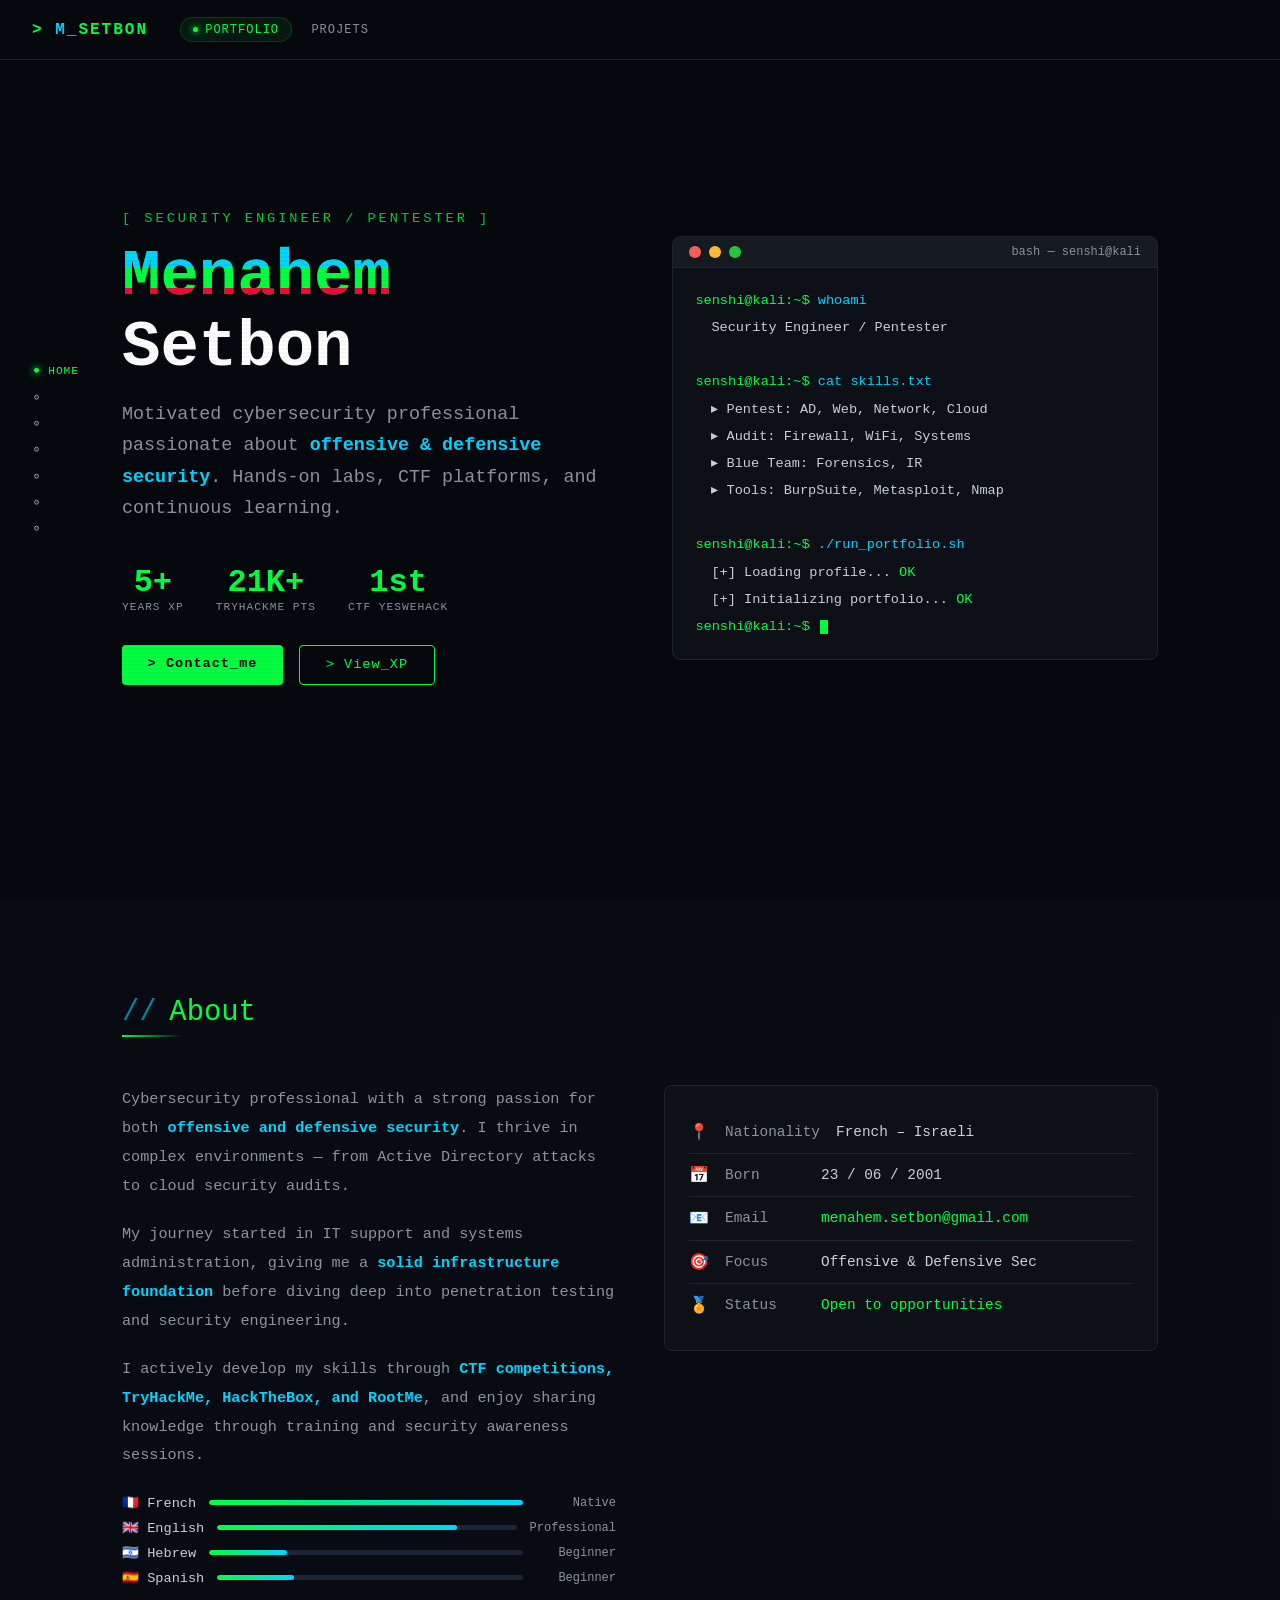
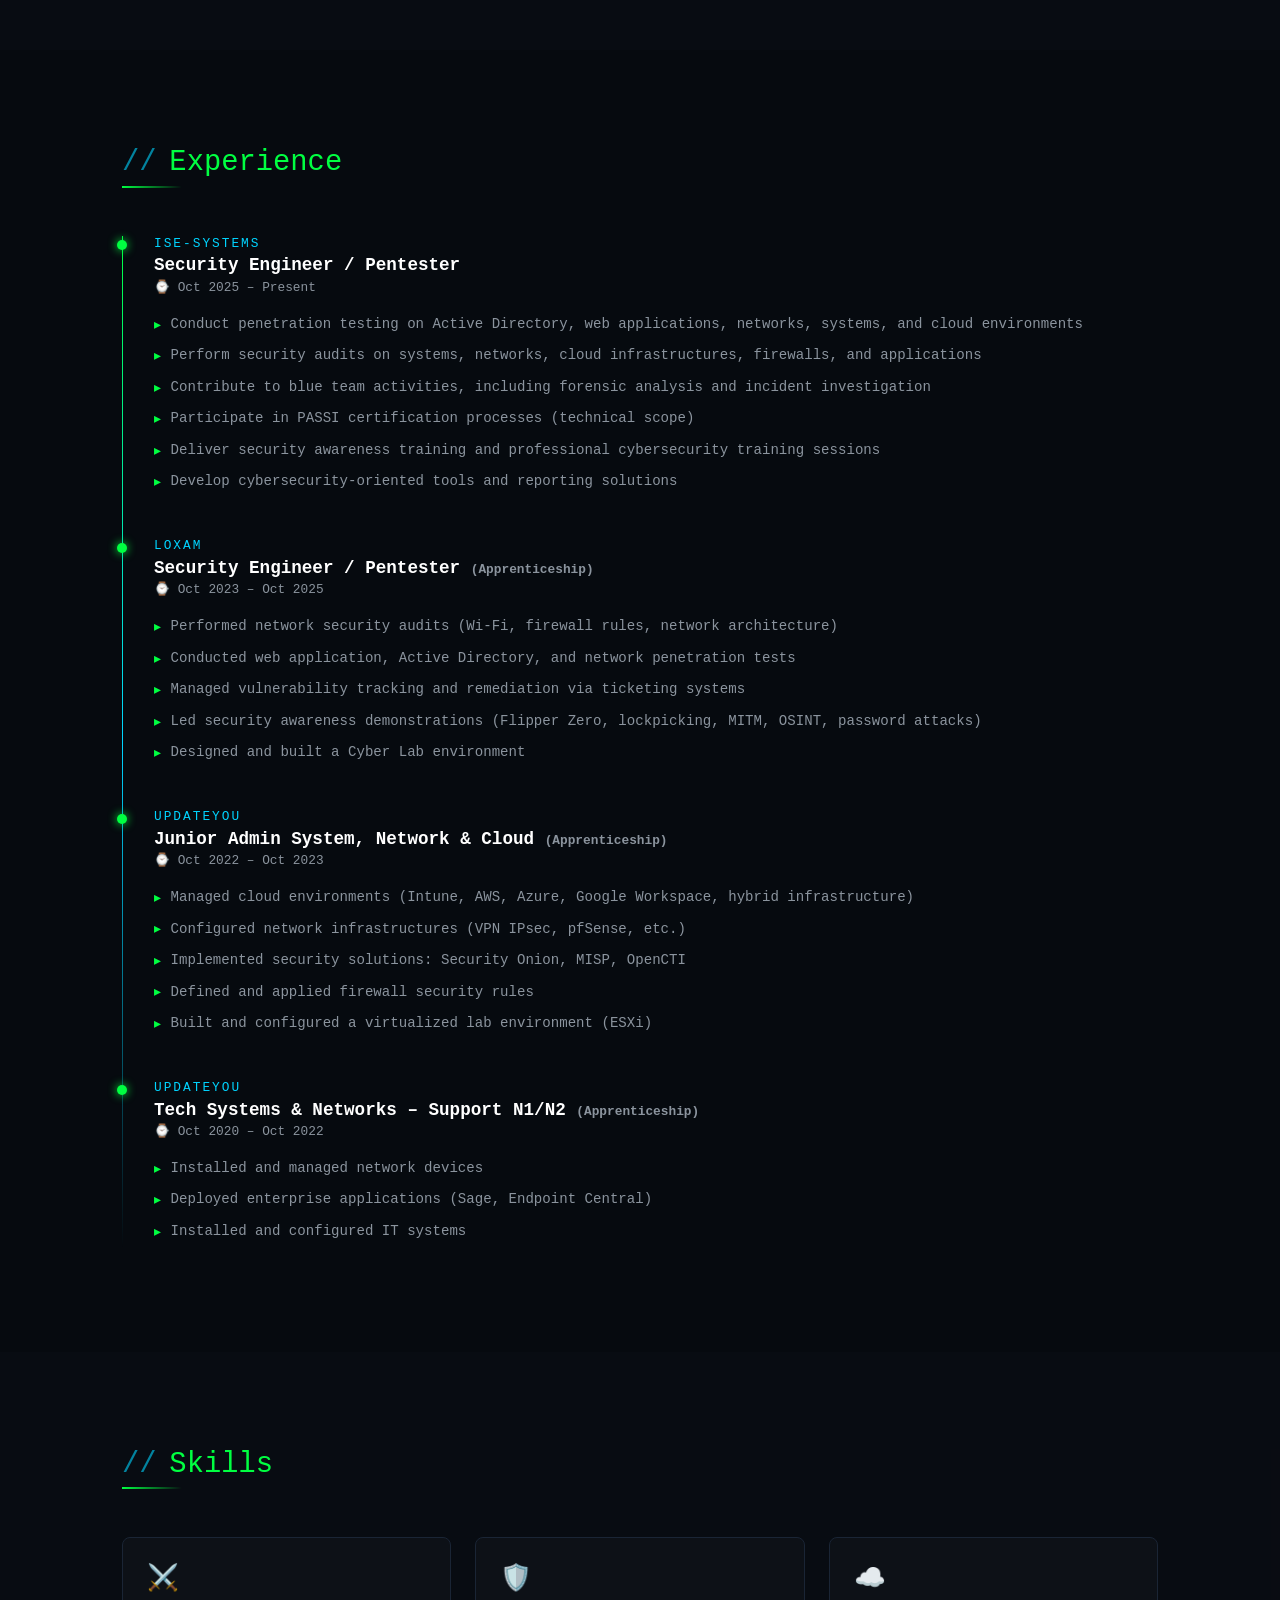
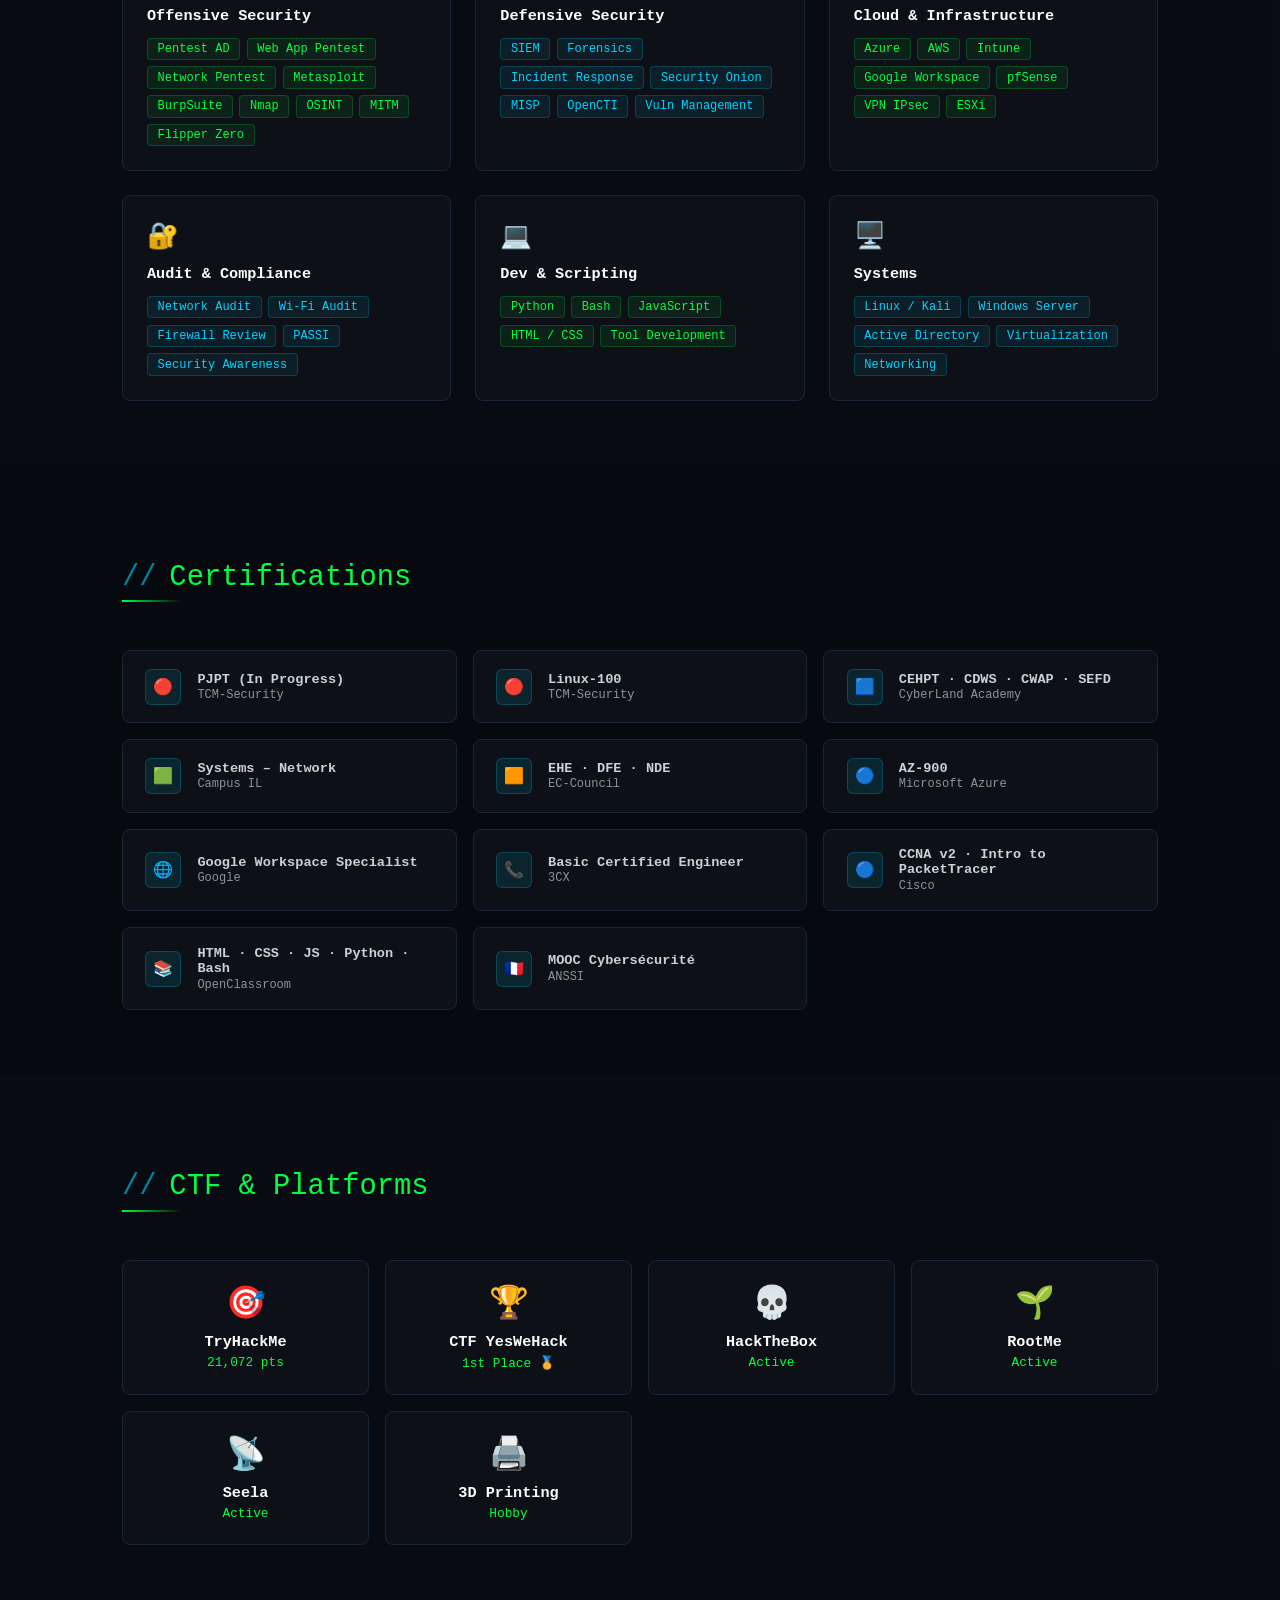
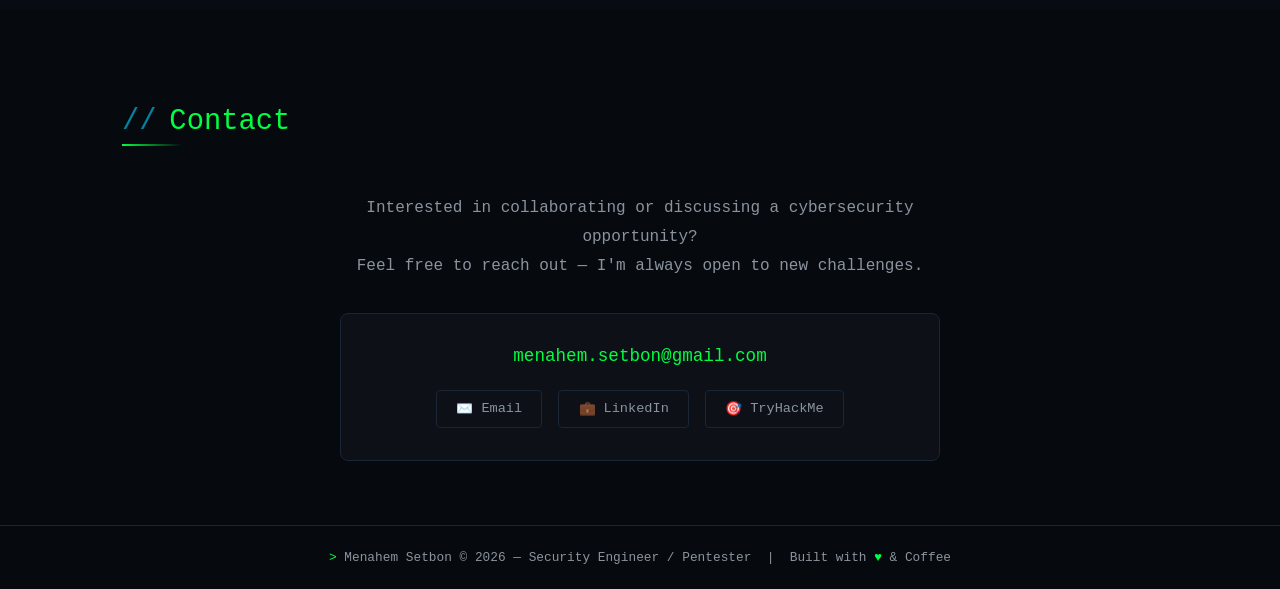
<file: index.html>
<!DOCTYPE html>
<html lang="en">
<head>
  <meta charset="UTF-8" />
  <meta name="viewport" content="width=device-width, initial-scale=1.0"/>
  <title>Menahem Setbon | Security Engineer</title>
  <link rel="stylesheet" href="style.css" />
</head>
<body>

<!-- Matrix Rain -->
<canvas id="matrix-canvas"></canvas>

<!-- Navigation -->
<nav>
  <div class="nav-logo">&gt; <span>M</span>_SETBON</div>
  <ul class="nav-links">
    <li><a href="index.html" class="active">Portfolio</a></li>
    <li><a href="projects.html">Projets</a></li>
  </ul>
</nav>

<!-- Sidebar TOC -->
<aside class="sidebar-toc">
  <a href="#hero"    data-section="hero">    <span class="toc-dot"></span><span class="toc-label">Home</span></a>
  <a href="#about"   data-section="about">   <span class="toc-dot"></span><span class="toc-label">About</span></a>
  <a href="#experience" data-section="experience"><span class="toc-dot"></span><span class="toc-label">Experience</span></a>
  <a href="#skills"  data-section="skills">  <span class="toc-dot"></span><span class="toc-label">Skills</span></a>
  <a href="#certs"   data-section="certs">   <span class="toc-dot"></span><span class="toc-label">Certs</span></a>
  <a href="#ctf"     data-section="ctf">     <span class="toc-dot"></span><span class="toc-label">CTF</span></a>
  <a href="#contact" data-section="contact"> <span class="toc-dot"></span><span class="toc-label">Contact</span></a>
</aside>
<section id="hero">
  <div class="container">
    <div class="hero-inner">
      <div>
        <div class="hero-tag">[ SECURITY ENGINEER / PENTESTER ]</div>
        <h1 class="hero-name">
          <span class="glitch" data-text="Menahem">Menahem</span><br>
          Setbon
        </h1>
        <p class="hero-subtitle">
          Motivated cybersecurity professional passionate about
          <strong>offensive &amp; defensive security</strong>.
          Hands-on labs, CTF platforms, and continuous learning.
        </p>
        <div class="stat-bar">
          <div class="stat"><div class="stat-num">5+</div><div class="stat-label">Years XP</div></div>
          <div class="stat"><div class="stat-num">21K+</div><div class="stat-label">TryHackMe pts</div></div>
          <div class="stat"><div class="stat-num">1st</div><div class="stat-label">CTF YesWeHack</div></div>
        </div>
        <div class="hero-cta">
          <a href="#contact" class="btn btn-primary">&gt; Contact_me</a>
          <a href="#experience" class="btn btn-outline">&gt; View_XP</a>
        </div>
      </div>
      <div>
        <div class="terminal-box">
          <div class="terminal-bar">
            <div class="dot r"></div><div class="dot y"></div><div class="dot g"></div>
            <span class="terminal-title">bash — senshi@kali</span>
          </div>
          <div class="terminal-body">
            <div><span class="prompt">senshi@kali:~$</span> <span class="cmd">whoami</span></div>
            <div class="out">Security Engineer / Pentester</div>
            <br>
            <div><span class="prompt">senshi@kali:~$</span> <span class="cmd">cat skills.txt</span></div>
            <div class="out">▸ Pentest: AD, Web, Network, Cloud</div>
            <div class="out">▸ Audit: Firewall, WiFi, Systems</div>
            <div class="out">▸ Blue Team: Forensics, IR</div>
            <div class="out">▸ Tools: BurpSuite, Metasploit, Nmap</div>
            <br>
            <div><span class="prompt">senshi@kali:~$</span> <span class="cmd">./run_portfolio.sh</span></div>
            <div class="out">[+] Loading profile... <span style="color:var(--green)">OK</span></div>
            <div class="out">[+] Initializing portfolio... <span style="color:var(--green)">OK</span></div>
            <div><span class="prompt">senshi@kali:~$</span> <span class="cursor"></span></div>
          </div>
        </div>
      </div>
    </div>
  </div>
</section>

<!-- ═══════════ ABOUT ═══════════ -->
<section id="about">
  <div class="container">
    <div class="section-title">About</div>
    <div class="section-line"></div>
    <div class="about-grid reveal">
      <div class="about-text">
        <p>
          Cybersecurity professional with a strong passion for both <strong>offensive and defensive security</strong>.
          I thrive in complex environments — from Active Directory attacks to cloud security audits.
        </p>
        <p>
          My journey started in IT support and systems administration, giving me a <strong>solid infrastructure foundation</strong>
          before diving deep into penetration testing and security engineering.
        </p>
        <p>
          I actively develop my skills through <strong>CTF competitions, TryHackMe, HackTheBox, and RootMe</strong>,
          and enjoy sharing knowledge through training and security awareness sessions.
        </p>
        <div class="lang-flags">
          <div class="lang-row">
            <span class="lang-name">🇫🇷 French</span>
            <div class="lang-bar"><div class="lang-fill" style="width:100%"></div></div>
            <span class="lang-level">Native</span>
          </div>
          <div class="lang-row">
            <span class="lang-name">🇬🇧 English</span>
            <div class="lang-bar"><div class="lang-fill" style="width:80%"></div></div>
            <span class="lang-level">Professional</span>
          </div>
          <div class="lang-row">
            <span class="lang-name">🇮🇱 Hebrew</span>
            <div class="lang-bar"><div class="lang-fill" style="width:25%"></div></div>
            <span class="lang-level">Beginner</span>
          </div>
          <div class="lang-row">
            <span class="lang-name">🇪🇸 Spanish</span>
            <div class="lang-bar"><div class="lang-fill" style="width:25%"></div></div>
            <span class="lang-level">Beginner</span>
          </div>
        </div>
      </div>
      <div>
        <div class="info-card">
          <div class="info-item">
            <span class="info-icon">📍</span>
            <span class="info-label">Nationality</span>
            <span class="info-val">French – Israeli</span>
          </div>
          <div class="info-item">
            <span class="info-icon">📅</span>
            <span class="info-label">Born</span>
            <span class="info-val">23 / 06 / 2001</span>
          </div>
          <div class="info-item">
            <span class="info-icon">📧</span>
            <span class="info-label">Email</span>
            <span class="info-val"><a href="mailto:menahem.setbon@gmail.com">menahem.setbon@gmail.com</a></span>
          </div>
          <div class="info-item">
            <span class="info-icon">🎯</span>
            <span class="info-label">Focus</span>
            <span class="info-val">Offensive &amp; Defensive Sec</span>
          </div>
          <div class="info-item">
            <span class="info-icon">🏅</span>
            <span class="info-label">Status</span>
            <span class="info-val" style="color:var(--green)">Open to opportunities</span>
          </div>
        </div>
      </div>
    </div>
  </div>
</section>

<!-- ═══════════ EXPERIENCE ═══════════ -->
<section id="experience">
  <div class="container">
    <div class="section-title">Experience</div>
    <div class="section-line"></div>
    <div class="timeline">

      <div class="tl-item reveal">
        <div class="tl-company">Ise-Systems</div>
        <div class="tl-role">Security Engineer / Pentester</div>
        <div class="tl-date">⌚ Oct 2025 – Present</div>
        <ul class="tl-list">
          <li>Conduct penetration testing on Active Directory, web applications, networks, systems, and cloud environments</li>
          <li>Perform security audits on systems, networks, cloud infrastructures, firewalls, and applications</li>
          <li>Contribute to blue team activities, including forensic analysis and incident investigation</li>
          <li>Participate in PASSI certification processes (technical scope)</li>
          <li>Deliver security awareness training and professional cybersecurity training sessions</li>
          <li>Develop cybersecurity-oriented tools and reporting solutions</li>
        </ul>
      </div>

      <div class="tl-item reveal">
        <div class="tl-company">Loxam</div>
        <div class="tl-role">Security Engineer / Pentester <span style="color:var(--dim);font-size:.8rem">(Apprenticeship)</span></div>
        <div class="tl-date">⌚ Oct 2023 – Oct 2025</div>
        <ul class="tl-list">
          <li>Performed network security audits (Wi-Fi, firewall rules, network architecture)</li>
          <li>Conducted web application, Active Directory, and network penetration tests</li>
          <li>Managed vulnerability tracking and remediation via ticketing systems</li>
          <li>Led security awareness demonstrations (Flipper Zero, lockpicking, MITM, OSINT, password attacks)</li>
          <li>Designed and built a Cyber Lab environment</li>
        </ul>
      </div>

      <div class="tl-item reveal">
        <div class="tl-company">UpdateYou</div>
        <div class="tl-role">Junior Admin System, Network &amp; Cloud <span style="color:var(--dim);font-size:.8rem">(Apprenticeship)</span></div>
        <div class="tl-date">⌚ Oct 2022 – Oct 2023</div>
        <ul class="tl-list">
          <li>Managed cloud environments (Intune, AWS, Azure, Google Workspace, hybrid infrastructure)</li>
          <li>Configured network infrastructures (VPN IPsec, pfSense, etc.)</li>
          <li>Implemented security solutions: Security Onion, MISP, OpenCTI</li>
          <li>Defined and applied firewall security rules</li>
          <li>Built and configured a virtualized lab environment (ESXi)</li>
        </ul>
      </div>

      <div class="tl-item reveal">
        <div class="tl-company">UpdateYou</div>
        <div class="tl-role">Tech Systems &amp; Networks – Support N1/N2 <span style="color:var(--dim);font-size:.8rem">(Apprenticeship)</span></div>
        <div class="tl-date">⌚ Oct 2020 – Oct 2022</div>
        <ul class="tl-list">
          <li>Installed and managed network devices</li>
          <li>Deployed enterprise applications (Sage, Endpoint Central)</li>
          <li>Installed and configured IT systems</li>
        </ul>
      </div>

    </div>
  </div>
</section>

<!-- ═══════════ SKILLS ═══════════ -->
<section id="skills">
  <div class="container">
    <div class="section-title">Skills</div>
    <div class="section-line"></div>
    <div class="skills-grid">

      <div class="skill-card reveal">
        <div class="skill-card-icon">⚔️</div>
        <div class="skill-card-title">Offensive Security</div>
        <div class="skill-tags">
          <span class="tag">Pentest AD</span>
          <span class="tag">Web App Pentest</span>
          <span class="tag">Network Pentest</span>
          <span class="tag">Metasploit</span>
          <span class="tag">BurpSuite</span>
          <span class="tag">Nmap</span>
          <span class="tag">OSINT</span>
          <span class="tag">MITM</span>
          <span class="tag">Flipper Zero</span>
        </div>
      </div>

      <div class="skill-card reveal">
        <div class="skill-card-icon">🛡️</div>
        <div class="skill-card-title">Defensive Security</div>
        <div class="skill-tags">
          <span class="tag blue">SIEM</span>
          <span class="tag blue">Forensics</span>
          <span class="tag blue">Incident Response</span>
          <span class="tag blue">Security Onion</span>
          <span class="tag blue">MISP</span>
          <span class="tag blue">OpenCTI</span>
          <span class="tag blue">Vuln Management</span>
        </div>
      </div>

      <div class="skill-card reveal">
        <div class="skill-card-icon">☁️</div>
        <div class="skill-card-title">Cloud &amp; Infrastructure</div>
        <div class="skill-tags">
          <span class="tag">Azure</span>
          <span class="tag">AWS</span>
          <span class="tag">Intune</span>
          <span class="tag">Google Workspace</span>
          <span class="tag">pfSense</span>
          <span class="tag">VPN IPsec</span>
          <span class="tag">ESXi</span>
        </div>
      </div>

      <div class="skill-card reveal">
        <div class="skill-card-icon">🔐</div>
        <div class="skill-card-title">Audit &amp; Compliance</div>
        <div class="skill-tags">
          <span class="tag blue">Network Audit</span>
          <span class="tag blue">Wi-Fi Audit</span>
          <span class="tag blue">Firewall Review</span>
          <span class="tag blue">PASSI</span>
          <span class="tag blue">Security Awareness</span>
        </div>
      </div>

      <div class="skill-card reveal">
        <div class="skill-card-icon">💻</div>
        <div class="skill-card-title">Dev &amp; Scripting</div>
        <div class="skill-tags">
          <span class="tag">Python</span>
          <span class="tag">Bash</span>
          <span class="tag">JavaScript</span>
          <span class="tag">HTML / CSS</span>
          <span class="tag">Tool Development</span>
        </div>
      </div>

      <div class="skill-card reveal">
        <div class="skill-card-icon">🖥️</div>
        <div class="skill-card-title">Systems</div>
        <div class="skill-tags">
          <span class="tag blue">Linux / Kali</span>
          <span class="tag blue">Windows Server</span>
          <span class="tag blue">Active Directory</span>
          <span class="tag blue">Virtualization</span>
          <span class="tag blue">Networking</span>
        </div>
      </div>

    </div>
  </div>
</section>

<!-- ═══════════ CERTIFICATIONS ═══════════ -->
<section id="certs">
  <div class="container">
    <div class="section-title">Certifications</div>
    <div class="section-line"></div>
    <div class="certs-grid">
      <div class="cert-item reveal"><div class="cert-badge">🔴</div><div><div class="cert-name">PJPT (In Progress)</div><div class="cert-org">TCM-Security</div></div></div>
      <div class="cert-item reveal"><div class="cert-badge">🔴</div><div><div class="cert-name">Linux-100</div><div class="cert-org">TCM-Security</div></div></div>
      <div class="cert-item reveal"><div class="cert-badge">🟦</div><div><div class="cert-name">CEHPT · CDWS · CWAP · SEFD</div><div class="cert-org">CyberLand Academy</div></div></div>
      <div class="cert-item reveal"><div class="cert-badge">🟩</div><div><div class="cert-name">Systems – Network</div><div class="cert-org">Campus IL</div></div></div>
      <div class="cert-item reveal"><div class="cert-badge">🟧</div><div><div class="cert-name">EHE · DFE · NDE</div><div class="cert-org">EC-Council</div></div></div>
      <div class="cert-item reveal"><div class="cert-badge">🔵</div><div><div class="cert-name">AZ-900</div><div class="cert-org">Microsoft Azure</div></div></div>
      <div class="cert-item reveal"><div class="cert-badge">🌐</div><div><div class="cert-name">Google Workspace Specialist</div><div class="cert-org">Google</div></div></div>
      <div class="cert-item reveal"><div class="cert-badge">📞</div><div><div class="cert-name">Basic Certified Engineer</div><div class="cert-org">3CX</div></div></div>
      <div class="cert-item reveal"><div class="cert-badge">🔵</div><div><div class="cert-name">CCNA v2 · Intro to PacketTracer</div><div class="cert-org">Cisco</div></div></div>
      <div class="cert-item reveal"><div class="cert-badge">📚</div><div><div class="cert-name">HTML · CSS · JS · Python · Bash</div><div class="cert-org">OpenClassroom</div></div></div>
      <div class="cert-item reveal"><div class="cert-badge">🇫🇷</div><div><div class="cert-name">MOOC Cybersécurité</div><div class="cert-org">ANSSI</div></div></div>
    </div>
  </div>
</section>

<!-- ═══════════ CTF & HOBBIES ═══════════ -->
<section id="ctf">
  <div class="container">
    <div class="section-title">CTF &amp; Platforms</div>
    <div class="section-line"></div>
    <div class="ctf-grid">
      <div class="ctf-card reveal">
        <div class="ctf-icon">🎯</div>
        <div class="ctf-name">TryHackMe</div>
        <div class="ctf-detail">21,072 pts</div>
      </div>
      <div class="ctf-card reveal">
        <div class="ctf-icon">🏆</div>
        <div class="ctf-name">CTF YesWeHack</div>
        <div class="ctf-detail">1st Place 🥇</div>
      </div>
      <div class="ctf-card reveal">
        <div class="ctf-icon">💀</div>
        <div class="ctf-name">HackTheBox</div>
        <div class="ctf-detail">Active</div>
      </div>
      <div class="ctf-card reveal">
        <div class="ctf-icon">🌱</div>
        <div class="ctf-name">RootMe</div>
        <div class="ctf-detail">Active</div>
      </div>
      <div class="ctf-card reveal">
        <div class="ctf-icon">📡</div>
        <div class="ctf-name">Seela</div>
        <div class="ctf-detail">Active</div>
      </div>
      <div class="ctf-card reveal">
        <div class="ctf-icon">🖨️</div>
        <div class="ctf-name">3D Printing</div>
        <div class="ctf-detail">Hobby</div>
      </div>
    </div>
  </div>
</section>

<!-- ═══════════ CONTACT ═══════════ -->
<section id="contact">
  <div class="container">
    <div class="section-title">Contact</div>
    <div class="section-line"></div>
    <div class="contact-inner reveal">
      <p>
        Interested in collaborating or discussing a cybersecurity opportunity?<br>
        Feel free to reach out — I'm always open to new challenges.
      </p>
      <div class="contact-box">
        <a class="contact-email" href="mailto:menahem.setbon@gmail.com">menahem.setbon@gmail.com</a>
        <div class="contact-links">
          <a href="mailto:menahem.setbon@gmail.com" class="contact-link">
            <span>✉️</span> Email
          </a>
          <a href="https://fr.linkedin.com/in/menahem-s-165758180?trk=public_post_feed-actor-name" target="_blank" class="contact-link">
            <span>💼</span> LinkedIn
          </a>
          <a href="https://tryhackme.com/p/senshi" target="_blank" class="contact-link">
            <span>🎯</span> TryHackMe
          </a>
        </div>
      </div>
    </div>
  </div>
</section>

<!-- ═══════════ FOOTER ═══════════ -->
<footer>
  <span>&gt;</span> Menahem Setbon © 2026 — Security Engineer / Pentester &nbsp;|&nbsp; Built with <span>&#9829;</span> &amp; Coffee
</footer>

<!-- ─── SCRIPTS ─── -->
<script>
  /* ── Matrix Rain ── */
  (function () {
    const canvas = document.getElementById('matrix-canvas');
    const ctx = canvas.getContext('2d');
    let cols, drops;
    const chars = 'アイウエオカキクケコサシスセソタチツテトナニヌネノ0123456789ABCDEF<>{}[]#$@!';
    const fontSize = 14;

    function init() {
      canvas.width = window.innerWidth;
      canvas.height = window.innerHeight;
      cols = Math.floor(canvas.width / fontSize);
      drops = Array(cols).fill(1);
    }

    function draw() {
      ctx.fillStyle = 'rgba(6,10,15,0.05)';
      ctx.fillRect(0, 0, canvas.width, canvas.height);
      ctx.fillStyle = '#00ff41';
      ctx.font = fontSize + 'px Courier New';
      for (let i = 0; i < drops.length; i++) {
        ctx.fillText(chars[Math.floor(Math.random() * chars.length)], i * fontSize, drops[i] * fontSize);
        if (drops[i] * fontSize > canvas.height && Math.random() > 0.975) drops[i] = 0;
        drops[i]++;
      }
    }

    init();
    setInterval(draw, 50);
    window.addEventListener('resize', init);
  })();

  /* ── Scroll Reveal ── */
  (function () {
    const els = document.querySelectorAll('.reveal');
    const observer = new IntersectionObserver((entries) => {
      entries.forEach((e, i) => {
        if (e.isIntersecting) {
          setTimeout(() => e.target.classList.add('visible'), i * 80);
          observer.unobserve(e.target);
        }
      });
    }, { threshold: 0.1 });
    els.forEach(el => observer.observe(el));
  })();
  /* ── Sidebar TOC active tracking ── */
  (function () {
    const tocLinks = document.querySelectorAll('.sidebar-toc a');
    const sections = Array.from(tocLinks).map(a => document.getElementById(a.dataset.section)).filter(Boolean);

    function setActive() {
      const scrollY = window.scrollY + window.innerHeight / 3;
      let current = sections[0];
      sections.forEach(s => { if (scrollY >= s.offsetTop) current = s; });
      tocLinks.forEach(a => {
        a.classList.toggle('toc-active', a.dataset.section === current.id);
      });
    }

    setActive();
    window.addEventListener('scroll', setActive, { passive: true });
  })();

</script>
</body>
</html>
</file>
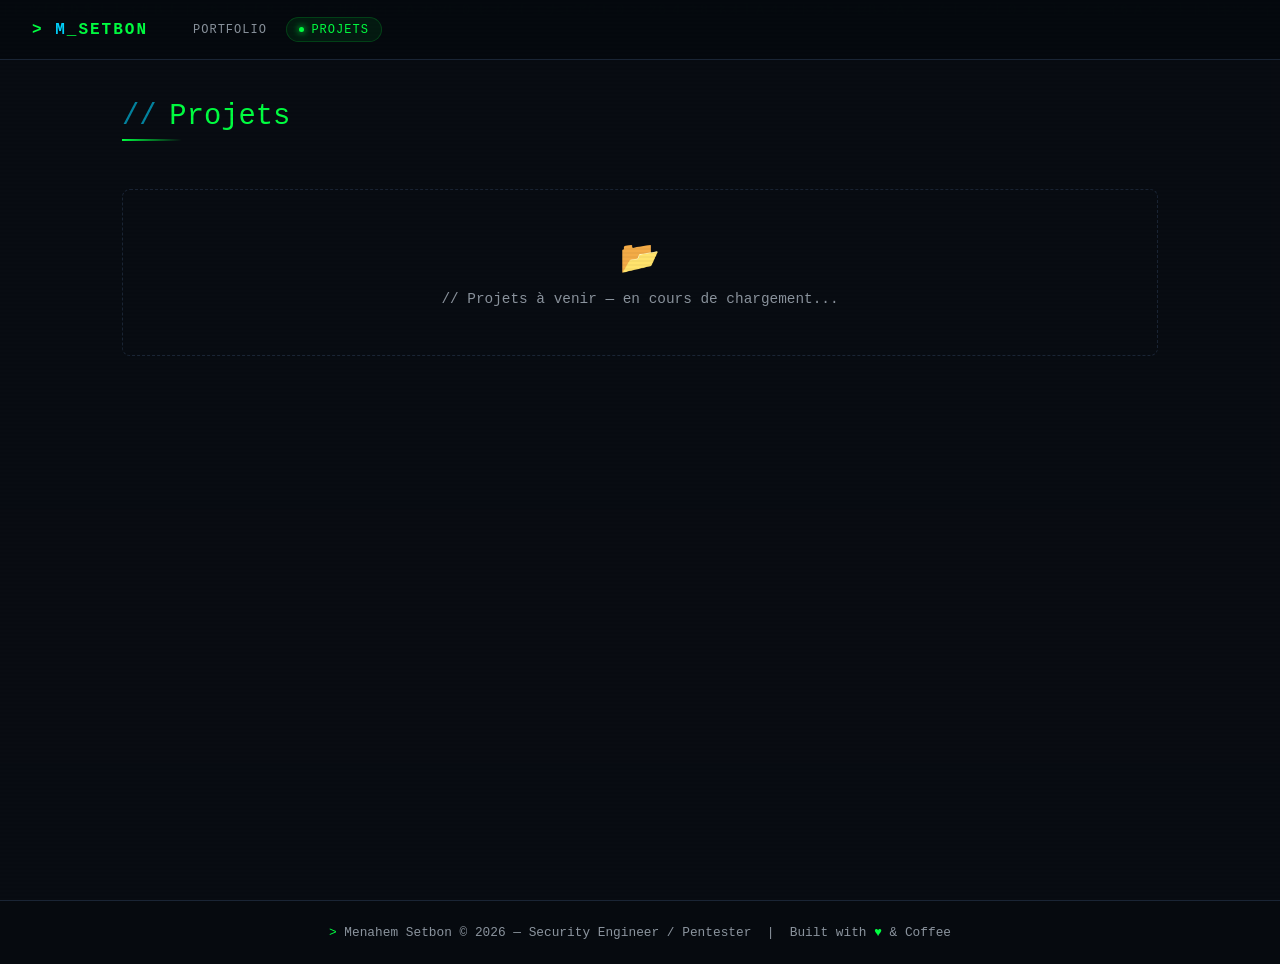
<file: projects.html>
<!DOCTYPE html>
<html lang="en">
<head>
  <meta charset="UTF-8" />
  <meta name="viewport" content="width=device-width, initial-scale=1.0"/>
  <title>Menahem Setbon | Projets</title>
  <link rel="stylesheet" href="style.css" />
</head>
<body>

<!-- Matrix Rain -->
<canvas id="matrix-canvas"></canvas>

<!-- Navigation -->
<nav>
  <div class="nav-logo"><a href="index.html" style="text-decoration:none;color:inherit">&gt; <span>M</span>_SETBON</a></div>
  <ul class="nav-links">
    <li><a href="index.html">Portfolio</a></li>
    <li><a href="projects.html" class="active">Projets</a></li>
  </ul>
</nav>

<!-- ═══════════ PROJETS ═══════════ -->
<section id="projects" style="min-height:100vh; padding-top:100px;">
  <div class="container">
    <div class="section-title">Projets</div>
    <div class="section-line"></div>
    <div class="projects-grid">

      <!-- ╔══ MODÈLE DE CARTE — duplique ce bloc pour chaque projet ══╗
      <div class="project-card reveal">
        <div class="project-header">
          <span class="project-icon">🔧</span>
          <span class="project-title">Nom du projet</span>
          <span class="project-type">Pentest Tool</span>
        </div>
        <div class="project-body">
          <p class="project-desc">
            Description courte du projet — ce qu'il fait, dans quel contexte, quel problème il résout.
          </p>
          <div class="project-stack">
            <span class="tag">Python</span>
            <span class="tag">Bash</span>
            <span class="tag blue">Linux</span>
          </div>
        </div>
        <div class="project-footer">
          <a href="https://github.com/..." target="_blank" class="project-link">⌥ GitHub</a>
          <a href="#" class="project-link private">🔒 Privé</a>
        </div>
      </div>
    

      <!-- Placeholder affiché tant qu'aucun projet n'est ajouté -->
      <div class="projects-empty">
        <span>📂</span>
        <code>// Projets à venir — en cours de chargement...</code>
      </div>

    </div>
  </div>
</section>

<!-- ═══════════ FOOTER ═══════════ -->
<footer>
  <span>&gt;</span> Menahem Setbon © 2026 — Security Engineer / Pentester &nbsp;|&nbsp; Built with <span>&#9829;</span> &amp; Coffee
</footer>

<!-- ─── SCRIPTS ─── -->
<script>
  /* ── Matrix Rain ── */
  (function () {
    const canvas = document.getElementById('matrix-canvas');
    const ctx = canvas.getContext('2d');
    let cols, drops;
    const chars = 'アイウエオカキクケコサシスセソタチツテトナニヌネノ0123456789ABCDEF<>{}[]#$@!';
    const fontSize = 14;

    function init() {
      canvas.width = window.innerWidth;
      canvas.height = window.innerHeight;
      cols = Math.floor(canvas.width / fontSize);
      drops = Array(cols).fill(1);
    }

    function draw() {
      ctx.fillStyle = 'rgba(6,10,15,0.05)';
      ctx.fillRect(0, 0, canvas.width, canvas.height);
      ctx.fillStyle = '#00ff41';
      ctx.font = fontSize + 'px Courier New';
      for (let i = 0; i < drops.length; i++) {
        ctx.fillText(chars[Math.floor(Math.random() * chars.length)], i * fontSize, drops[i] * fontSize);
        if (drops[i] * fontSize > canvas.height && Math.random() > 0.975) drops[i] = 0;
        drops[i]++;
      }
    }

    init();
    setInterval(draw, 50);
    window.addEventListener('resize', init);
  })();

  /* ── Scroll Reveal ── */
  (function () {
    const els = document.querySelectorAll('.reveal');
    const observer = new IntersectionObserver((entries) => {
      entries.forEach((e, i) => {
        if (e.isIntersecting) {
          setTimeout(() => e.target.classList.add('visible'), i * 80);
          observer.unobserve(e.target);
        }
      });
    }, { threshold: 0.1 });
    els.forEach(el => observer.observe(el));
  })();
</script>
</body>
</html>
</file>
<file: style.css>
/* ─── RESET & BASE ─── */
*, *::before, *::after { margin: 0; padding: 0; box-sizing: border-box; }
:root {
  --green:  #00ff41;
  --cyan:   #00d4ff;
  --red:    #ff003c;
  --dark:   #060a0f;
  --card:   #0d1117;
  --card2:  #111820;
  --border: #1a2535;
  --text:   #c9d1d9;
  --dim:    #8b949e;
}
html { scroll-behavior: smooth; }
body {
  background: var(--dark);
  color: var(--text);
  font-family: 'Segoe UI', 'Courier New', monospace;
  overflow-x: hidden;
}
a { color: var(--green); text-decoration: none; }
a:hover { color: var(--cyan); }

/* ─── SCROLLBAR ─── */
::-webkit-scrollbar { width: 6px; }
::-webkit-scrollbar-track { background: var(--dark); }
::-webkit-scrollbar-thumb { background: var(--green); border-radius: 3px; }

/* ─── MATRIX CANVAS ─── */
#matrix-canvas {
  position: fixed;
  top: 0; left: 0;
  width: 100%; height: 100%;
  z-index: 0;
  opacity: 0.06;
  pointer-events: none;
}

/* ─── NAV ─── */
nav {
  position: fixed;
  top: 0; width: 100%;
  z-index: 1000;
  background: rgba(6,10,15,0.92);
  backdrop-filter: blur(12px);
  border-bottom: 1px solid var(--border);
  padding: 0 2rem;
  display: flex;
  align-items: center;
  justify-content: flex-start;
  gap: 2rem;
  height: 60px;
}
.nav-logo {
  font-family: 'Courier New', monospace;
  color: var(--green);
  font-size: 1rem;
  font-weight: 700;
  letter-spacing: 2px;
  flex-shrink: 0;
}
.nav-logo span { color: var(--cyan); }
.nav-links {
  display: flex;
  gap: 0.4rem;
  list-style: none;
}
.nav-links a {
  color: var(--dim);
  font-size: 0.75rem;
  letter-spacing: 1px;
  text-transform: uppercase;
  transition: all .2s;
  display: flex;
  align-items: center;
  gap: 0.45rem;
  padding: 0.28rem 0.75rem;
  border-radius: 20px;
  border: 1px solid transparent;
}
.nav-links a:hover {
  color: var(--green);
  background: rgba(0,255,65,.05);
}
.nav-links a.active {
  color: var(--green);
  background: rgba(0,255,65,.07);
  border-color: rgba(0,255,65,.18);
}
.nav-links a.active::before {
  content: '';
  display: inline-block;
  width: 5px; height: 5px;
  border-radius: 50%;
  background: var(--green);
  box-shadow: 0 0 6px var(--green), 0 0 12px rgba(0,255,65,.5);
  flex-shrink: 0;
  animation: pulse-dot 2s ease-in-out infinite;
}
@keyframes pulse-dot {
  0%,100% { box-shadow: 0 0 6px var(--green), 0 0 12px rgba(0,255,65,.5); }
  50%      { box-shadow: 0 0 10px var(--green), 0 0 20px rgba(0,255,65,.8); }
}

/* ─── SECTIONS ─── */
section {
  position: relative;
  z-index: 1;
  padding: 6rem 0 4rem;
}
.container {
  max-width: 1100px;
  margin: 0 auto;
  padding: 0 2rem;
}
.section-title {
  font-family: 'Courier New', monospace;
  font-size: 1.8rem;
  color: var(--green);
  margin-bottom: 0.4rem;
  display: flex;
  align-items: center;
  gap: 0.8rem;
}
.section-title::before { content: '//'; color: var(--cyan); opacity: .6; }
.section-line {
  width: 60px;
  height: 2px;
  background: linear-gradient(90deg, var(--green), transparent);
  margin-bottom: 3rem;
}

/* ─── HERO ─── */
#hero {
  min-height: 100vh;
  display: flex;
  align-items: center;
  padding-top: 60px;
}
.hero-inner {
  display: grid;
  grid-template-columns: 1fr 1fr;
  gap: 4rem;
  align-items: center;
}
.hero-tag {
  font-family: 'Courier New', monospace;
  color: var(--green);
  font-size: 0.85rem;
  letter-spacing: 3px;
  text-transform: uppercase;
  margin-bottom: 1rem;
  opacity: .8;
}
.hero-name {
  font-size: clamp(2.4rem, 5vw, 4rem);
  font-weight: 800;
  line-height: 1.1;
  color: #fff;
  margin-bottom: 1rem;
}
.hero-name .glitch {
  position: relative;
  display: inline-block;
  color: var(--green);
  animation: glitch 4s infinite;
}
.hero-name .glitch::before,
.hero-name .glitch::after {
  content: attr(data-text);
  position: absolute;
  top: 0; left: 0;
  width: 100%;
}
.hero-name .glitch::before {
  color: var(--cyan);
  animation: glitch-before 4s infinite;
  clip-path: polygon(0 0, 100% 0, 100% 35%, 0 35%);
}
.hero-name .glitch::after {
  color: var(--red);
  animation: glitch-after 4s infinite;
  clip-path: polygon(0 65%, 100% 65%, 100% 100%, 0 100%);
}
@keyframes glitch {
  0%,90%,100% { transform: translate(0); }
  91%          { transform: translate(-2px, 1px); }
  93%          { transform: translate(2px, -1px); }
  95%          { transform: translate(0); }
}
@keyframes glitch-before {
  0%,90%,100% { transform: translate(0); opacity: 0; }
  91%          { transform: translate(3px, 0); opacity: .8; }
  93%          { transform: translate(-3px, 0); opacity: .8; }
  95%          { opacity: 0; }
}
@keyframes glitch-after {
  0%,90%,100% { transform: translate(0); opacity: 0; }
  92%          { transform: translate(-3px, 0); opacity: .8; }
  94%          { transform: translate(3px, 0); opacity: .8; }
  95%          { opacity: 0; }
}
.hero-subtitle {
  font-size: 1.15rem;
  color: var(--dim);
  margin-bottom: 1.5rem;
  line-height: 1.7;
}
.hero-subtitle strong { color: var(--cyan); }

/* ─── TERMINAL ─── */
.terminal-box {
  background: var(--card);
  border: 1px solid var(--border);
  border-radius: 8px;
  overflow: hidden;
  font-family: 'Courier New', monospace;
  font-size: 0.85rem;
}
.terminal-bar {
  background: #161b22;
  padding: .5rem 1rem;
  display: flex;
  align-items: center;
  gap: .5rem;
  border-bottom: 1px solid var(--border);
}
.dot { width: 12px; height: 12px; border-radius: 50%; }
.dot.r { background: #ff5f56; }
.dot.y { background: #ffbd2e; }
.dot.g { background: #27c93f; }
.terminal-title { margin-left: auto; color: var(--dim); font-size: 0.75rem; }
.terminal-body { padding: 1.2rem 1.4rem; line-height: 2; }
.terminal-body .prompt { color: var(--green); }
.terminal-body .cmd { color: var(--cyan); }
.terminal-body .out { color: var(--text); margin-left: 1rem; }
.terminal-body .cursor {
  display: inline-block;
  width: 8px; height: 1em;
  background: var(--green);
  animation: blink 1s step-end infinite;
  vertical-align: text-bottom;
  margin-left: 2px;
}
@keyframes blink { 0%,100%{opacity:1} 50%{opacity:0} }

/* ─── BUTTONS ─── */
.hero-cta {
  display: flex;
  gap: 1rem;
  margin-top: 2rem;
  flex-wrap: wrap;
}
.btn {
  padding: .7rem 1.6rem;
  border-radius: 4px;
  font-family: 'Courier New', monospace;
  font-size: 0.85rem;
  letter-spacing: 1px;
  cursor: pointer;
  border: none;
  transition: all .25s;
  display: inline-block;
}
.btn-primary {
  background: var(--green);
  color: #000;
  font-weight: 700;
}
.btn-primary:hover { background: var(--cyan); color: #000; transform: translateY(-2px); box-shadow: 0 0 20px rgba(0,255,65,.3); }
.btn-outline {
  background: transparent;
  color: var(--green);
  border: 1px solid var(--green);
}
.btn-outline:hover { background: rgba(0,255,65,.08); transform: translateY(-2px); }

/* ─── STATS ─── */
.stat-bar {
  display: flex;
  gap: 2rem;
  margin-top: 2.5rem;
  flex-wrap: wrap;
}
.stat { text-align: center; }
.stat-num {
  font-size: 2rem;
  font-weight: 800;
  color: var(--green);
  font-family: 'Courier New', monospace;
}
.stat-label { font-size: 0.7rem; color: var(--dim); text-transform: uppercase; letter-spacing: 1px; }

/* ─── ABOUT ─── */
#about { background: rgba(13,17,23,.4); }
.about-grid {
  display: grid;
  grid-template-columns: 1fr 1fr;
  gap: 3rem;
  align-items: start;
}
.about-text p {
  color: var(--dim);
  line-height: 1.9;
  margin-bottom: 1.2rem;
  font-size: 0.95rem;
}
.about-text p strong { color: var(--cyan); }
.info-card {
  background: var(--card);
  border: 1px solid var(--border);
  border-radius: 8px;
  padding: 1.5rem;
}
.info-item {
  display: flex;
  align-items: center;
  gap: 1rem;
  padding: .7rem 0;
  border-bottom: 1px solid var(--border);
  font-size: 0.9rem;
}
.info-item:last-child { border-bottom: none; }
.info-icon { color: var(--green); font-size: 1rem; width: 20px; text-align: center; }
.info-label { color: var(--dim); min-width: 80px; }
.info-val { color: var(--text); }
.lang-flags { display: flex; flex-direction: column; gap: .5rem; margin-top: 1.5rem; }
.lang-row { display: flex; align-items: center; gap: .8rem; }
.lang-name { color: var(--text); font-size: .85rem; min-width: 70px; }
.lang-bar { flex: 1; height: 5px; background: var(--border); border-radius: 3px; overflow: hidden; }
.lang-fill { height: 100%; border-radius: 3px; background: linear-gradient(90deg, var(--green), var(--cyan)); }
.lang-level { color: var(--dim); font-size: .75rem; min-width: 80px; text-align: right; }

/* ─── EXPERIENCE ─── */
.timeline { position: relative; padding-left: 2rem; }
.timeline::before {
  content: '';
  position: absolute;
  left: 0; top: 0; bottom: 0;
  width: 1px;
  background: linear-gradient(180deg, var(--green), var(--cyan), transparent);
}
.tl-item {
  position: relative;
  margin-bottom: 2.5rem;
}
.tl-item::before {
  content: '';
  position: absolute;
  left: -2.3rem;
  top: .3rem;
  width: 10px; height: 10px;
  border-radius: 50%;
  background: var(--green);
  box-shadow: 0 0 10px var(--green);
}
.tl-company {
  font-size: .8rem;
  color: var(--cyan);
  text-transform: uppercase;
  letter-spacing: 2px;
  margin-bottom: .3rem;
}
.tl-role {
  font-size: 1.1rem;
  font-weight: 700;
  color: #fff;
  margin-bottom: .2rem;
}
.tl-date {
  font-size: .8rem;
  color: var(--dim);
  margin-bottom: .9rem;
  font-family: 'Courier New', monospace;
}
.tl-list { list-style: none; }
.tl-list li {
  font-size: .88rem;
  color: var(--dim);
  padding: .3rem 0;
  display: flex;
  align-items: flex-start;
  gap: .6rem;
  line-height: 1.5;
}
.tl-list li::before { content: '▸'; color: var(--green); flex-shrink: 0; margin-top: .05rem; }

/* ─── SKILLS ─── */
#skills { background: rgba(13,17,23,.4); }
.skills-grid {
  display: grid;
  grid-template-columns: repeat(auto-fit, minmax(280px, 1fr));
  gap: 1.5rem;
}
.skill-card {
  background: var(--card);
  border: 1px solid var(--border);
  border-radius: 8px;
  padding: 1.5rem;
  transition: border-color .25s, transform .25s;
}
.skill-card:hover { border-color: var(--green); transform: translateY(-4px); box-shadow: 0 8px 30px rgba(0,255,65,.06); }
.skill-card-icon { font-size: 1.6rem; margin-bottom: .8rem; }
.skill-card-title { font-size: .95rem; color: #fff; font-weight: 700; margin-bottom: .8rem; }
.skill-tags { display: flex; flex-wrap: wrap; gap: .4rem; }
.tag {
  background: rgba(0,255,65,.07);
  color: var(--green);
  border: 1px solid rgba(0,255,65,.2);
  border-radius: 4px;
  padding: .2rem .6rem;
  font-size: .75rem;
  font-family: 'Courier New', monospace;
}
.tag.blue {
  background: rgba(0,212,255,.07);
  color: var(--cyan);
  border-color: rgba(0,212,255,.2);
}

/* ─── CERTIFICATIONS ─── */
.certs-grid {
  display: grid;
  grid-template-columns: repeat(auto-fill, minmax(250px, 1fr));
  gap: 1rem;
}
.cert-item {
  background: var(--card);
  border: 1px solid var(--border);
  border-radius: 8px;
  padding: 1.1rem 1.4rem;
  display: flex;
  align-items: center;
  gap: 1rem;
  transition: border-color .2s, transform .2s;
}
.cert-item:hover { border-color: var(--cyan); transform: translateX(4px); }
.cert-badge {
  width: 36px; height: 36px;
  border-radius: 6px;
  background: rgba(0,212,255,.1);
  border: 1px solid rgba(0,212,255,.2);
  display: flex;
  align-items: center;
  justify-content: center;
  font-size: 1rem;
  flex-shrink: 0;
}
.cert-name { font-size: .85rem; color: var(--text); font-weight: 600; }
.cert-org { font-size: .75rem; color: var(--dim); margin-top: .1rem; }

/* ─── CTF / PLATFORMS ─── */
#ctf { background: rgba(13,17,23,.4); }
.ctf-grid {
  display: grid;
  grid-template-columns: repeat(auto-fill, minmax(200px, 1fr));
  gap: 1rem;
}
.ctf-card {
  background: var(--card);
  border: 1px solid var(--border);
  border-radius: 8px;
  padding: 1.4rem;
  text-align: center;
  transition: all .25s;
}
.ctf-card:hover { border-color: var(--green); box-shadow: 0 0 20px rgba(0,255,65,.08); }
.ctf-icon { font-size: 2rem; margin-bottom: .6rem; }
.ctf-name { color: #fff; font-weight: 700; font-size: .95rem; margin-bottom: .3rem; }
.ctf-detail { color: var(--green); font-family: 'Courier New', monospace; font-size: .8rem; }

/* ─── PROJETS ─── */
#projects { background: rgba(13,17,23,.4); }
.projects-grid {
  display: grid;
  grid-template-columns: repeat(auto-fill, minmax(320px, 1fr));
  gap: 1.5rem;
}
.project-card {
  background: var(--card);
  border: 1px solid var(--border);
  border-radius: 8px;
  overflow: hidden;
  transition: border-color .25s, transform .25s, box-shadow .25s;
  display: flex;
  flex-direction: column;
}
.project-card:hover {
  border-color: var(--green);
  transform: translateY(-5px);
  box-shadow: 0 12px 40px rgba(0,255,65,.08);
}
.project-header {
  background: #161b22;
  padding: 1rem 1.4rem;
  display: flex;
  align-items: center;
  gap: .8rem;
  border-bottom: 1px solid var(--border);
}
.project-icon {
  font-size: 1.4rem;
  flex-shrink: 0;
}
.project-title {
  font-family: 'Courier New', monospace;
  font-size: .95rem;
  color: var(--green);
  font-weight: 700;
}
.project-type {
  margin-left: auto;
  font-size: .7rem;
  color: var(--dim);
  background: rgba(0,255,65,.06);
  border: 1px solid rgba(0,255,65,.15);
  border-radius: 4px;
  padding: .15rem .5rem;
  font-family: 'Courier New', monospace;
  white-space: nowrap;
}
.project-body {
  padding: 1.2rem 1.4rem;
  flex: 1;
  display: flex;
  flex-direction: column;
  gap: 1rem;
}
.project-desc {
  color: var(--dim);
  font-size: .88rem;
  line-height: 1.7;
  flex: 1;
}
.project-stack {
  display: flex;
  flex-wrap: wrap;
  gap: .4rem;
}
.project-footer {
  padding: .9rem 1.4rem;
  border-top: 1px solid var(--border);
  display: flex;
  gap: .8rem;
  align-items: center;
}
.project-link {
  font-family: 'Courier New', monospace;
  font-size: .78rem;
  color: var(--dim);
  border: 1px solid var(--border);
  border-radius: 4px;
  padding: .3rem .8rem;
  transition: all .2s;
  display: flex;
  align-items: center;
  gap: .4rem;
}
.project-link:hover { border-color: var(--green); color: var(--green); }
.project-link.private { opacity: .45; cursor: default; pointer-events: none; }
.projects-empty {
  grid-column: 1 / -1;
  text-align: center;
  padding: 3rem;
  border: 1px dashed var(--border);
  border-radius: 8px;
  color: var(--dim);
  font-family: 'Courier New', monospace;
  font-size: .9rem;
}
.projects-empty span { color: var(--green); display: block; font-size: 2rem; margin-bottom: .8rem; }

/* ─── CONTACT ─── */
.contact-inner {
  max-width: 600px;
  margin: 0 auto;
  text-align: center;
}
.contact-inner p {
  color: var(--dim);
  line-height: 1.8;
  margin-bottom: 2rem;
}
.contact-box {
  background: var(--card);
  border: 1px solid var(--border);
  border-radius: 8px;
  padding: 2rem;
}
.contact-email {
  font-family: 'Courier New', monospace;
  font-size: 1.1rem;
  color: var(--green);
  display: block;
  margin-bottom: 1.5rem;
  word-break: break-all;
}
.contact-links { display: flex; justify-content: center; gap: 1rem; flex-wrap: wrap; }
.contact-link {
  display: flex;
  align-items: center;
  gap: .5rem;
  padding: .6rem 1.2rem;
  border: 1px solid var(--border);
  border-radius: 4px;
  color: var(--dim);
  font-size: .85rem;
  transition: all .2s;
}
.contact-link:hover { border-color: var(--green); color: var(--green); }

/* ─── FOOTER ─── */
footer {
  position: relative;
  z-index: 1;
  border-top: 1px solid var(--border);
  padding: 1.5rem 2rem;
  text-align: center;
  font-size: .8rem;
  color: var(--dim);
  font-family: 'Courier New', monospace;
}
footer span { color: var(--green); }

/* ─── SCAN LINE OVERLAY ─── */
body::after {
  content: '';
  position: fixed;
  top: 0; left: 0;
  width: 100%; height: 100%;
  background: repeating-linear-gradient(
    0deg,
    transparent,
    transparent 2px,
    rgba(0,0,0,.03) 2px,
    rgba(0,0,0,.03) 4px
  );
  pointer-events: none;
  z-index: 9999;
}

/* ─── REVEAL ANIMATION ─── */
.reveal {
  opacity: 0;
  transform: translateY(30px);
  transition: opacity .6s ease, transform .6s ease;
}
.reveal.visible { opacity: 1; transform: none; }

/* ─── RESPONSIVE ─── */
@media (max-width: 768px) {
  .hero-inner { grid-template-columns: 1fr; }
  .about-grid { grid-template-columns: 1fr; }
  .nav-links { display: none; }
  .projects-grid { grid-template-columns: 1fr; }
  .sidebar-toc { display: none; }
}

/* ─── SIDEBAR TOC ─── */
.sidebar-toc {
  position: fixed;
  left: 1.6rem;
  top: 50%;
  transform: translateY(-50%);
  z-index: 100;
  display: flex;
  flex-direction: column;
  gap: 0;
}
.sidebar-toc a {
  display: flex;
  align-items: center;
  gap: 0.6rem;
  padding: 0.45rem 0.5rem;
  text-decoration: none;
  color: var(--dim);
  font-family: 'Courier New', monospace;
  font-size: 0.7rem;
  letter-spacing: 1px;
  text-transform: uppercase;
  transition: all .2s;
  white-space: nowrap;
  border-radius: 4px;
}
.sidebar-toc a:hover {
  color: var(--text);
}
.sidebar-toc a .toc-dot {
  width: 5px;
  height: 5px;
  border-radius: 50%;
  background: var(--border);
  border: 1px solid var(--dim);
  flex-shrink: 0;
  transition: all .25s;
}
.sidebar-toc a .toc-label {
  opacity: 0;
  transform: translateX(-6px);
  transition: opacity .2s, transform .2s;
  pointer-events: none;
}
.sidebar-toc a:hover .toc-label,
.sidebar-toc a.toc-active .toc-label {
  opacity: 1;
  transform: translateX(0);
}
.sidebar-toc a.toc-active {
  color: var(--green);
}
.sidebar-toc a.toc-active .toc-dot {
  background: var(--green);
  border-color: var(--green);
  box-shadow: 0 0 6px var(--green), 0 0 14px rgba(0,255,65,.5);
  animation: pulse-dot 2s ease-in-out infinite;
}
</file>
